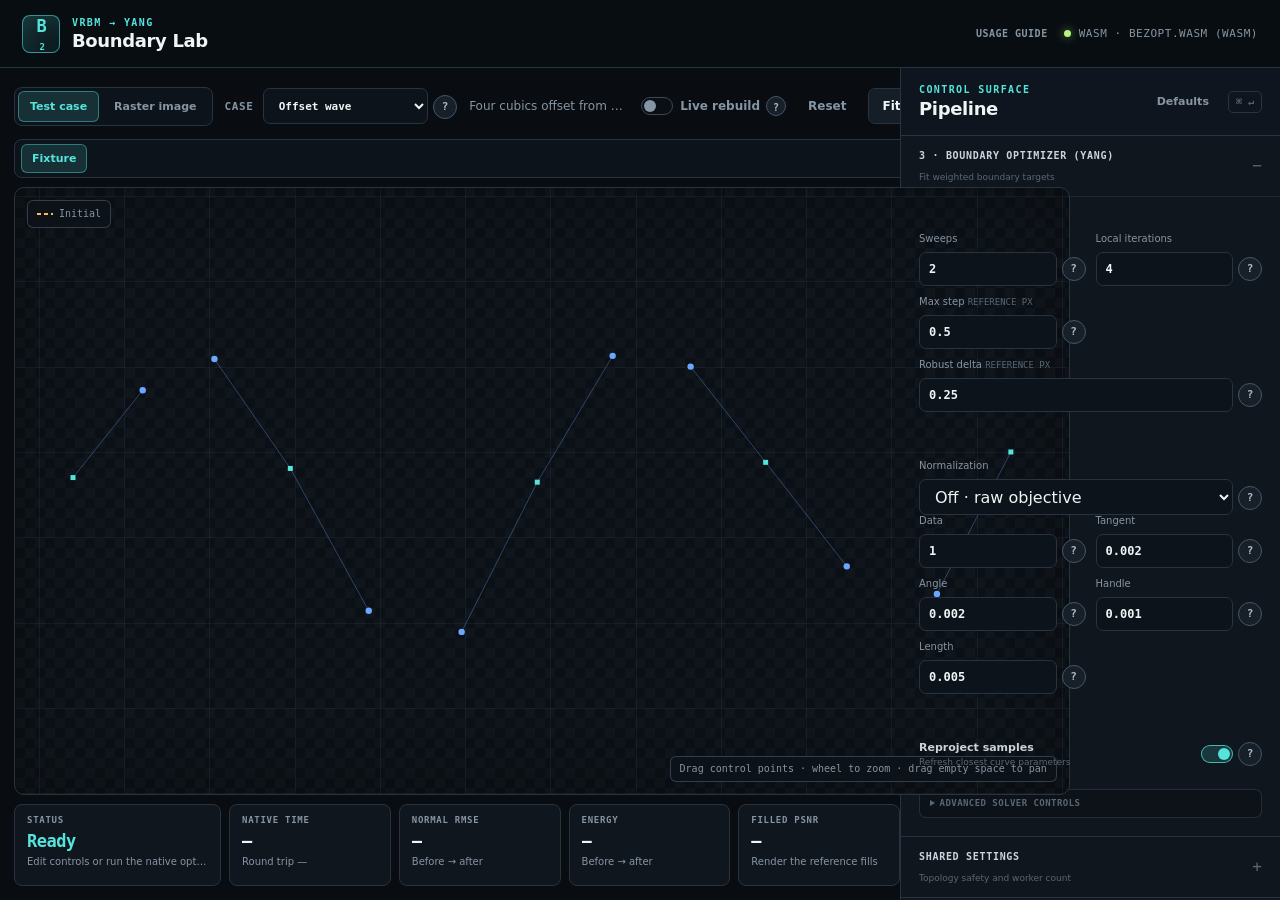
<file: index.html>
<!doctype html>
<html lang="en">
  <head>
    <meta charset="utf-8">
    <meta name="viewport" content="width=device-width, initial-scale=1">
    <meta name="color-scheme" content="dark">
    <title>Bezopt Boundary Lab</title>
    <link rel="stylesheet" href="/styles.css">
  </head>
  <body>
    <header class="app-header">
      <div class="brand-block">
        <div class="brand-mark" aria-hidden="true">B<span>2</span></div>
        <div><p class="eyebrow">VRBM → YANG</p><h1>Boundary Lab</h1></div>
      </div>
      <div class="header-actions">
        <a class="guide-link" href="/guide.html" target="_blank" rel="noreferrer">Usage guide</a>
        <div class="native-state" id="native-state" data-state="loading">
          <span class="state-dot" aria-hidden="true"></span><span id="native-state-text">Connecting to native core</span>
        </div>
      </div>
    </header>

    <main class="app-shell">
      <section class="workbench" aria-label="Bezier boundary workbench">
        <div class="workbench-toolbar">
          <div class="input-tabs" role="tablist" aria-label="Input type">
            <button id="mode-fixture" class="input-tab active" type="button" role="tab" aria-selected="true" data-input-mode="fixture">Test case</button>
            <button id="mode-raster" class="input-tab" type="button" role="tab" aria-selected="false" data-input-mode="raster">Raster image</button>
          </div>
          <div id="fixture-toolbar" class="mode-toolbar">
            <label class="preset-field" for="preset-select"><span>Case</span><select id="preset-select">
              <option value="wave">Offset wave</option><option value="junction">Shared junction</option><option value="ring">Closed ring</option>
              <option value="crossing">Crossing rejection</option><option value="overlap">Overlap rejection</option>
              <option value="reversal">Cubic reversal</option><option value="batch">256-chain batch</option>
            </select></label>
            <p id="preset-description" class="preset-description"></p>
          </div>
          <div id="raster-toolbar" class="mode-toolbar" hidden>
            <div class="raster-identity"><strong id="raster-name">No raster loaded</strong><small id="raster-dimensions">Choose a local PNG, JPEG, WebP, or SVG.</small></div>
            <button class="button secondary" id="overlay-button" type="button">Choose image</button>
            <button class="button ghost" id="remove-overlay-button" type="button" disabled>Remove</button>
            <label id="vector-size-field" class="raster-render-size" hidden><span>Render at <em>longest edge px</em></span><input id="vector-render-size" type="number" min="16" max="4096" step="16" value="512"></label>
            <input id="overlay-file" class="visually-hidden" type="file" accept="image/png,image/jpeg,image/webp,image/svg+xml,.svg">
          </div>
          <div class="toolbar-actions">
            <label class="live-rebuild-toggle" title="Rebuild pipeline stages 500ms after each control change">
              <input id="live-rebuild" type="checkbox">
              <span>Live rebuild</span>
            </label>
            <button class="button ghost" id="reset-button" type="button">Reset</button>
            <button class="button secondary" id="fit-button" type="button">Fit view</button>
            <button class="button primary" id="run-button" type="button"><span class="run-icon" aria-hidden="true">▶</span><span id="run-button-label">Optimize</span></button>
          </div>
        </div>

        <div class="preview-toolbar" aria-label="Preview stages">
          <div id="fixture-preview-tabs" class="preview-tabs" role="tablist" aria-label="Fixture preview">
            <button class="preview-tab active" type="button" role="tab" aria-selected="true" data-preview="fixture">Fixture</button>
          </div>
          <div id="raster-preview-tabs" class="preview-tabs" role="tablist" aria-label="Raster pipeline preview" hidden>
            <button class="preview-tab active" type="button" role="tab" data-preview="source">Source</button>
            <button class="preview-tab" type="button" role="tab" data-preview="regions" disabled>Flat regions</button>
            <button class="preview-tab" type="button" role="tab" data-preview="boundaries" disabled>Boundaries</button>
            <button class="preview-tab" type="button" role="tab" data-preview="rag" disabled>Region graph</button>
            <button class="preview-tab" type="button" role="tab" data-preview="initial" disabled>Initial curves</button>
            <button class="preview-tab" type="button" role="tab" data-preview="initial-fill" disabled>Initial fill</button>
            <button class="preview-tab" type="button" role="tab" data-preview="optimized" disabled>Optimized curves</button>
            <button class="preview-tab" type="button" role="tab" data-preview="optimized-fill" disabled>Final fill</button>
            <button class="preview-tab" type="button" role="tab" data-preview="flat-svg" disabled>Final SVG</button>
          </div>
          <span class="preview-status" id="preview-status">Synthetic optimizer fixture</span>
        </div>

        <div class="canvas-frame" id="canvas-frame">
          <canvas id="boundary-canvas" aria-label="Interactive Bezier boundary visualization">Your browser does not support Canvas.</canvas>
          <div class="canvas-empty" id="canvas-empty" hidden><strong>No raster loaded</strong><span>Choose an image, then run the discrete VRBM stage.</span></div>
          <div class="canvas-legend" id="canvas-legend" aria-label="Plot legend">
            <span data-legend="label-boundary"><i class="legend-label-boundary"></i> Label grid</span><span data-legend="evidence"><i class="legend-evidence"></i> Evidence path</span><span data-legend="target"><i class="legend-target"></i> Target dots</span><span data-legend="initial"><i class="legend-initial"></i> Initial</span>
            <span data-legend="result"><i class="legend-result"></i> Optimized</span><span data-legend="discrete"><i class="legend-discrete"></i> VBRM</span>
          </div>
          <div class="canvas-help" id="canvas-help">Drag control points · wheel to zoom · drag empty space to pan</div>
        </div>

        <div class="metrics-grid" aria-live="polite">
          <article class="metric-card status-card"><span class="metric-label">Status</span><strong id="metric-status">Ready</strong><small id="metric-status-detail">Choose a case and run the native optimizer.</small></article>
          <article class="metric-card"><span class="metric-label">Native time</span><strong id="metric-time">—</strong><small id="metric-round-trip">Round trip —</small></article>
          <article class="metric-card"><span class="metric-label">Normal RMSE</span><strong id="metric-rmse">—</strong><small id="metric-rmse-delta">Before → after</small></article>
          <article class="metric-card"><span class="metric-label">Energy</span><strong id="metric-energy">—</strong><small id="metric-energy-delta">Before → after</small></article>
          <article class="metric-card"><span class="metric-label">Filled PSNR</span><strong id="metric-raster">—</strong><small id="metric-raster-delta">Render the reference fills</small></article>
          <article class="metric-card"><span class="metric-label">Workload</span><strong id="metric-size">—</strong><small id="metric-evaluations">No evaluations yet</small></article>
        </div>
      </section>

      <aside class="inspector" aria-label="Pipeline controls">
        <div class="inspector-heading">
          <div><p class="eyebrow">CONTROL SURFACE</p><h2>Pipeline</h2></div>
          <div class="inspector-heading-actions">
            <button class="button ghost" id="defaults-button" type="button" title="Restore every pipeline parameter to its native/lab default">Defaults</button>
            <span class="shortcut">⌘ ↵</span>
          </div>
        </div>
        <div id="raster-controls" hidden>
          <details class="control-section data-section" open>
            <summary><span>1 · Discrete VBRM</span><small>Raster → flat regions + RAG</small></summary>
            <div class="section-body">
              <p>Merge the full source raster to the requested region budget. Merging can remove small shapes and holes; the resulting label graph defines the topology used by later stages.</p>
              <div class="field-grid preprocess-grid">
                <label><span>Target regions</span><input id="preprocess-target" type="number" min="1" max="1000000" step="1" value="16"></label>
                <label><span>Criterion</span><select id="preprocess-criterion"><option value="area" selected>Area</option><option value="bg">Beaulieu–Goldberg</option><option value="ms">Mumford–Shah</option><option value="scale">Scale</option></select></label>
                <label><span>Working color</span><select id="preprocess-color-space"><option value="rgb">sRGB</option><option value="linear">Linear RGB</option><option value="lab">CIE Lab</option><option value="oklab" selected>OKLab</option></select></label>
                <label><span>Initializer</span><select id="preprocess-seed"><option value="components">Connected colors</option><option value="pixels">One region / pixel</option></select></label>
                <label><span>Dual phases</span><input id="preprocess-iterations" type="number" min="1" max="64" step="1" value="1"></label>
                <label><span>Area exponent</span><input id="preprocess-area-exponent" type="number" min="0.01" max="8" step="0.05" value="1"></label>
                <label><span>Smallness scale</span><input id="preprocess-smallness" type="number" min="0" max="1000000" step="1" value="0"></label>
                <label><span>Raster bias</span><input id="preprocess-raster-bias" type="number" min="0" max="8" step="0.05" value="0"></label>
                <label><span>Downsample if over limit</span><input id="preprocess-downsample" type="checkbox" checked></label>
                <label><span>Max megapixels</span><input id="preprocess-max-mp" type="number" min="0.1" max="64" step="0.1" value="4"></label>
              </div>
              <p id="preprocess-downsample-note" class="control-note" style="display: none; color: #b45309;"></p>
              <details class="advanced-controls"><summary>Unavailable in this lab</summary><p class="control-note">These weights require boundary-protection maps, which the browser input does not supply. They have no effect here.</p><div class="field-grid">
                <label><span>Saliency weight</span><input id="preprocess-saliency" disabled type="number" min="0" max="1000000" step="0.05" value="0"></label>
                <label><span>Topology weight</span><input id="preprocess-topology" disabled type="number" min="0" max="1000000" step="0.05" value="0"></label>
              </div></details>
              <div class="data-actions"><button class="button primary" id="preprocess-button" type="button" disabled>Run discrete</button></div>
              <div class="preprocess-summary" id="preprocess-summary" data-state="idle">Load a raster to test native discrete preprocessing.</div>
            </div>
          </details>

          <details id="fit-controls" class="control-section data-section" open>
            <summary><span>2 · Shared boundary fit</span><small>Choose cubics, corners, and initial geometry</small></summary>
            <div class="section-body">
              <p>Fit each shared interface once. This stage chooses the curve count and corners; the optimizers only move the resulting controls.</p>
              <h3>Curve acceptance</h3>
              <div class="field-grid">
                <label><span>RMS allowance <em>sigmas</em></span><input id="fit-residual-sigmas" type="number" min="0" max="8" step="0.25" value="1.25"></label>
                <label><span>Pixel error <em>reference px</em></span><input id="fit-error" type="number" min="0.05" max="8" step="0.05" value="0.65"></label>
                <label><span>Reparameterize</span><input id="fit-reparameterization" type="number" min="0" max="16" step="1" value="4"></label>
                <label><span>Guide smoothing</span><input id="fit-guide-smoothing" type="number" min="0" max="1" step="0.05" value="1"></label>
              </div>
              <p>RMS allowance is the main fit budget. Pixel error sets the maximum-error budget only at RMS = 0; otherwise it still gates reparameterization.</p>
              <details class="advanced-controls"><summary>Corners and tangent estimates</summary><div class="field-grid">
                <label><span>Corner angle <em>deg</em></span><input id="fit-corner-angle" type="number" min="5" max="175" step="5" value="75"></label>
                <label><span>Corner window <em>reference px</em></span><input id="fit-corner-window" type="number" min="1" max="64" step="1" value="2"></label>
                <label><span>Corner run <em>reference px</em></span><input id="fit-corner-run" type="number" min="0" max="64" step="1" value="3"></label>
                <label><span>Corner octaves</span><input id="fit-corner-octaves" type="number" min="0" max="8" step="1" value="3"></label>
                <label><span>Corner turn growth</span><input id="fit-corner-growth" type="number" min="1" max="8" step="0.1" value="1.5"></label>
                              </div></details>
              <h3 class="subheading">Subpixel evidence</h3>
              <label class="toggle-row"><span><strong>RGB subpixel evidence</strong><small>Move existing interfaces only</small></span><input id="fit-subpixel" type="checkbox" checked></label>
              <details class="advanced-controls"><summary>Subpixel bounds and contrast</summary><div class="field-grid">
                <label><span>Subpixel bound <em>px</em></span><input id="fit-subpixel-bound" type="number" min="0.01" max="0.5" step="0.01" value="0.5"></label>
                <label><span>Grid anchor</span><input id="fit-subpixel-anchor" type="number" min="0" max="16" step="0.05" value="0.1"></label>
                <label><span>Contrast floor</span><input id="fit-contrast-floor" type="number" min="0.00000001" max="10" step="any" value="0.0001"></label>
              </div></details>
              <details class="advanced-controls"><summary>Topology recovery and safety limits</summary><div class="field-grid">
                <label><span>Topology refits</span><input id="fit-topology-retries" type="number" min="0" max="12" step="1" value="3"></label>
                <label><span>Cubics / chain</span><input id="fit-max-cubics-chain" type="number" min="1" max="1000000" step="1" value="4096"></label>
                <label><span>Total cubics</span><input id="fit-max-total-cubics" type="number" min="1" max="20000000" step="1000" value="2000000"></label>
              </div></details>
              <div class="data-actions"><button class="button primary" id="fit-curves-button" type="button" disabled>Fit curves</button></div>
            </div>
          </details>
        </div>

        <details id="boundary-optimizer-controls" class="control-section" open>
          <summary><span>3 · Boundary optimizer (Yang)</span><small>Fit weighted boundary targets</small></summary>
          <div class="section-body">
            <div id="yang-target-controls" class="target-controls" hidden>
              <h3>Boundary targets · prepared during fitting</h3>
              <div class="field-grid">
                                <label><span>Targets / cubic</span><input id="fit-samples" type="number" min="1" max="256" step="1" value="24"></label>
              </div>
              <p>These change the optimizer’s input, not the initial curves. After editing, run <strong>Fit curves → Optimize</strong>, or use Live rebuild.</p>
            </div>
            <h3>Schedule</h3>
            <div class="field-grid">
              <label><span>Sweeps</span><input id="max-sweeps" type="number" min="1" max="64" step="1" value="2"></label>
              <label><span>Local iterations</span><input id="local-iterations" type="number" min="1" max="64" step="1" value="4"></label>
              <label><span>Max step <em>reference px</em></span><input id="max-step" type="number" min="0.001" max="100" step="0.05" value="0.5"></label>
            </div>
            <label class="wide-field"><span>Robust delta <em>reference px</em></span><input id="robust-delta" type="number" min="0.01" max="100" step="0.05" value="0.25"></label>
            <h3 class="subheading">Objective weights</h3>
            <label class="wide-field"><span>Normalization</span><select id="normalization"><option value="none" selected>Off · raw objective</option><option value="yang">Yang · global l₀ data</option><option value="scale">Scale-balanced · legacy</option></select></label>
            <div class="field-grid weight-grid">
              <label><span>Data</span><input id="data-weight" type="number" min="0" max="10" step="0.05" value="1"></label>
              <label><span>Tangent</span><input id="tangent-weight" type="number" min="0" max="10" step="0.001" value="0.002"></label>
              <label><span>Angle</span><input id="angle-weight" type="number" min="0" max="10" step="0.001" value="0.002"></label>
              <label><span>Handle</span><input id="handle-weight" type="number" min="0" max="10" step="0.001" value="0.001"></label>
              <label><span>Length</span><input id="length-weight" type="number" min="0" max="10" step="0.001" value="0.005"></label>
            </div>
            <h3 class="subheading">Sample correspondence</h3>
            <label class="toggle-row"><span><strong>Reproject samples</strong><small>Refresh closest curve parameters</small></span><input id="reproject-samples" type="checkbox" checked></label>
            <details class="advanced-controls"><summary>Advanced solver controls</summary><div class="field-grid">
              <label><span>L-BFGS history</span><input id="lbfgs-history" type="number" min="1" max="8" step="1" value="5"></label>
              <label><span>Coarse stride</span><input id="coarse-stride" type="number" min="1" max="64" step="1" value="1"></label>
              <label><span>Line-search steps</span><input id="line-search-steps" type="number" min="1" max="128" step="1" value="12"></label>
              <label><span>Projection iterations</span><input id="projection-iterations" type="number" min="0" max="64" step="1" value="2"></label>
              <label><span>Gradient tolerance</span><input id="gradient-tolerance" type="number" min="0" step="0.0000001" value="0.0000001"></label>
              <label><span>Relative tolerance</span><input id="relative-tolerance" type="number" min="0" step="0.0000001" value="0.0000001"></label>
              <label><span>Topology retries</span><input id="optimizer-topology-retries" type="number" min="0" max="32" step="1" value="8"></label>
              <label><span>Angle epsilon <em>rad</em></span><input id="angle-epsilon" type="number" min="0.000000001" max="1" step="0.0001" value="0.001"></label>
              <label><span>Handle epsilon <em>reference px</em></span><input id="handle-epsilon" type="number" min="0.000000001" max="100" step="0.0001" value="0.001"></label>
            </div></details>
          </div>
        </details>

        <details id="raster-refinement-controls" class="control-section data-section" open hidden>
          <summary><span>4 · Filled-RGB optimizer</span><small>Refine curves and optional region colors</small></summary>
          <div class="section-body">
            <p>Runs after the boundary optimizer when enabled. Adjusts curves against source pixels, with angle, handle, and length penalties and an optional region-color solve.</p>
            <label class="toggle-row"><span><strong>Run filled-RGB refinement</strong><small>Coupled raster data + curve priors + optional color solve</small></span><input id="raster-refine-enabled" type="checkbox" checked></label>
            <label class="toggle-row"><span><strong>Optimize region colors</strong><small>Sparse Yang C solve before and after geometry</small></span><input id="raster-refine-colors" type="checkbox" checked></label>
            <div class="field-grid">
              <label><span>Raster sweeps</span><input id="raster-refine-sweeps" type="number" min="1" max="64" step="1" value="12"></label>
              <label><span>Samples / axis</span><input id="raster-refine-samples" type="number" min="1" max="32" step="1" value="8"></label>
              <label><span>Max step <em>reference px</em></span><input id="raster-refine-max-step" type="number" min="0.001" max="8" step="0.05" value="0.2"></label>
              <label><span>Step scale</span><input id="raster-refine-step-scale" type="number" min="0.001" max="8" step="0.05" value="0.8"></label>
              <label><span>Active margin <em>reference px</em></span><input id="raster-refine-active-margin" type="number" min="0" max="64" step="0.25" value="1"></label>
              <label><span>Band height <em>px</em></span><input id="raster-refine-band-height" type="number" min="1" max="1048576" step="1" value="32"></label>
            </div>
            <div class="field-grid">
              <label><span>Geometry solver</span><select id="raster-refine-geometry-solver"><option value="overlapping_blocks" selected>Overlapping 2-cubic blocks</option><option value="diagonal">Independent coordinates</option></select></label>
              <label><span>Block schedule</span><select id="raster-refine-block-schedule"><option value="additive" selected>Additive · one global pass</option><option value="colored_multiplicative">Ordered colors · refresh residuals</option></select></label>
              <label><span>Joint normalization</span><select id="raster-refine-normalization"><option value="none" selected>Off · raw objective</option><option value="yang">Yang · data / l₀</option></select></label>
            </div>
            <label class="wide-field"><span>Refinement RGB space</span><select id="raster-refine-color-space"><option value="srgb" selected>sRGB · Yang image values</option><option value="linear">Linear RGB · physical coverage</option></select></label>
            <details class="advanced-controls"><summary>Advanced raster solver controls</summary><div class="field-grid">
              <label><span>Hessian damping</span><input id="raster-refine-damping" type="number" min="0.000000001" max="100" step="0.0001" value="0.0001"></label>
              <label><span>Line-search steps</span><input id="raster-refine-line-search" type="number" min="1" max="128" step="1" value="8"></label>
              <label><span>Relative tolerance</span><input id="raster-refine-relative-tolerance" type="number" min="0" step="0.000001" value="0.00001"></label>
              <label><span>Angle weight (APT)</span><input id="raster-refine-angle-weight" type="number" min="0" step="0.0001" value="0.001"></label>
              <label><span>Handle weight (HPT)</span><input id="raster-refine-handle-weight" type="number" min="0" step="0.0001" value="0.001"></label>
              <label><span>Length weight (LPT)</span><input id="raster-refine-length-weight" type="number" min="0" step="0.0001" value="0.0005"></label>
              <label><span>Joint angle epsilon <em>rad</em></span><input id="raster-refine-angle-epsilon" type="number" min="0.000000001" max="1" step="0.0001" value="0.001"></label>
              <label><span>Joint handle epsilon <em>reference px</em></span><input id="raster-refine-handle-epsilon" type="number" min="0.000000001" max="100" step="0.0001" value="0.001"></label>
              <label><span>Color PCG iterations</span><input id="raster-refine-color-iterations" type="number" min="1" max="1024" step="1" value="16"></label>
              <label><span>Color regularization</span><input id="raster-refine-color-regularization" type="number" min="0" step="0.000001" value="0.000001"></label>
              <label><span>Color tolerance</span><input id="raster-refine-color-tolerance" type="number" min="0.000000000001" step="0.00000001" value="0.00000001"></label>
            </div></details>
            <div class="preprocess-summary" id="raster-refinement-summary" data-state="idle">Fit curves to enable direct filled-RGB refinement.</div>
          </div>
        </details>

        <details id="export-svg-controls" class="control-section data-section" open hidden>
          <summary><span>5 · Final SVG</span><small>Browser-rendered vector output</small></summary>
          <div class="section-body">
            <p>Review the Final SVG tab, then download the same vector output. Uses optimized region colors when available, otherwise region means. Holes and islands use even-odd winding.</p>
            <div class="data-actions"><button class="button primary" id="export-svg-button" type="button" disabled>Download SVG</button></div>
            <div class="preprocess-summary" id="export-svg-summary" data-state="idle">Optimize first, then export a filled SVG in source pixel coordinates.</div>
          </div>
        </details>

        <details id="raster-reference-controls" class="control-section data-section" hidden>
          <summary><span>Diagnostics · Raster score</span><small>Measure fixed-budget runs; not the SVG preview</small></summary>
          <div class="section-body">
            <p>Measure source-pixel error at the current region budget. PSNR includes detail lost during merging, so compare fitter/optimizer settings with the same labels and score space. Review Final SVG for vector quality.</p>
            <div class="field-grid">
              <label><span>Samples / axis</span><input id="raster-samples" type="number" min="1" max="32" step="1" value="32"></label>
              <label><span>Band height <em>px</em></span><input id="raster-band-height" type="number" min="1" max="1048576" step="1" value="32"></label>
            </div>
            <label class="wide-field"><span>RGB score space</span><select id="raster-color-space"><option value="srgb" selected>sRGB · Yang image values</option><option value="linear">Linear RGB · physical coverage</option></select></label>
            <label class="toggle-row"><span><strong>Score after optimize</strong><small>Render initial and final fills automatically</small></span><input id="raster-auto-score" type="checkbox" checked></label>
            <div class="data-actions"><button class="button secondary" id="render-reference-button" type="button" disabled>Render filled stages</button></div>
            <div class="preprocess-summary" id="raster-reference-summary" data-state="idle">Fit curves to enable filled-region validation.</div>
          </div>
        </details>

        <details id="shared-controls" class="control-section">
          <summary><span>Shared settings</span><small>Topology safety and worker count</small></summary>
          <div class="section-body">
            <label class="toggle-row"><span><strong>Preserve topology</strong><small>Fitter and both optimizers</small></span><input id="preserve-topology" type="checkbox" checked></label>
            <p>Applies to fitting and both optimizers. Keep it on for usable vector output. Changing it requires refitting raster inputs.</p>
            <div class="field-grid">
                <label><span>Threads</span><input id="threads" type="number" min="0" max="256" step="1" value="0"></label>
                <label><span>Topology flatness <em>reference px</em></span><input id="topology-flatness" type="number" min="0.001" max="100" step="0.05" value="0.15"></label>
                <label><span>Topology cell <em>reference px</em></span><input id="topology-cell-size" type="number" min="0.01" max="10000" step="1" value="16"></label>
              </div>
            <p>Threads applies to fitting and both optimizers. Flatness and cell size affect both optimizers’ topology checks; the fitter uses its own grid-based checks.</p>
          </div>
        </details>

        <details class="control-section" open>
          <summary><span>Preview overlays</span><small>Curve-stage diagnostics</small></summary>
          <div class="section-body">
            <div class="display-grid">
              <label><input id="display-label-boundary" type="checkbox" checked><span>Label grid</span></label>
              <label><input id="display-evidence" type="checkbox" checked><span>Evidence path</span></label>
              <label><input id="display-targets" type="checkbox"><span>Target dots</span></label>
              <label><input id="display-assignments" type="checkbox" checked><span>Assignments</span></label>
              <label><input id="display-normals" type="checkbox"><span>Normals</span></label>
              <label><input id="display-controls" type="checkbox" checked><span>Controls</span></label>
              <label><input id="display-initial" type="checkbox"><span>Initial</span></label>
            </div>
            <label class="opacity-field" for="overlay-opacity"><span>Raster opacity</span><input id="overlay-opacity" type="range" min="0" max="1" step="0.05" value="0.55"><output id="overlay-opacity-value" for="overlay-opacity">55%</output></label>
            <div class="preprocess-summary" id="target-diagnostics-summary" data-state="idle" hidden>Run the discrete stage to expose the exact connected label boundary.</div>
          </div>
        </details>

        <details id="fixture-controls" class="control-section data-section">
          <summary><span>Fixture data</span><small>Import or export optimizer JSON</small></summary>
          <div class="section-body"><p>Import the same chain and target-sample JSON accepted by the native bridge, or export the current run for replay.</p>
            <div class="data-actions"><button class="button secondary" id="import-button" type="button">Import JSON</button><button class="button secondary" id="export-button" type="button">Export run</button><input id="import-file" class="visually-hidden" type="file" accept="application/json,.json"></div>
          </div>
        </details>

        <section class="run-log" aria-labelledby="run-log-title">
          <div class="run-log-heading"><h3 id="run-log-title">Run log</h3><button id="clear-log-button" type="button">Clear</button></div>
          <ol id="run-log-list"><li><time>—</time><span>Boundary Lab ready.</span></li></ol>
        </section>
      </aside>
    </main>
    <script src="/bezopt_wasm.js" defer></script>
    <script src="/backend.js" defer></script>
    <script src="/app.js" defer></script>
  </body>
</html>
</file>
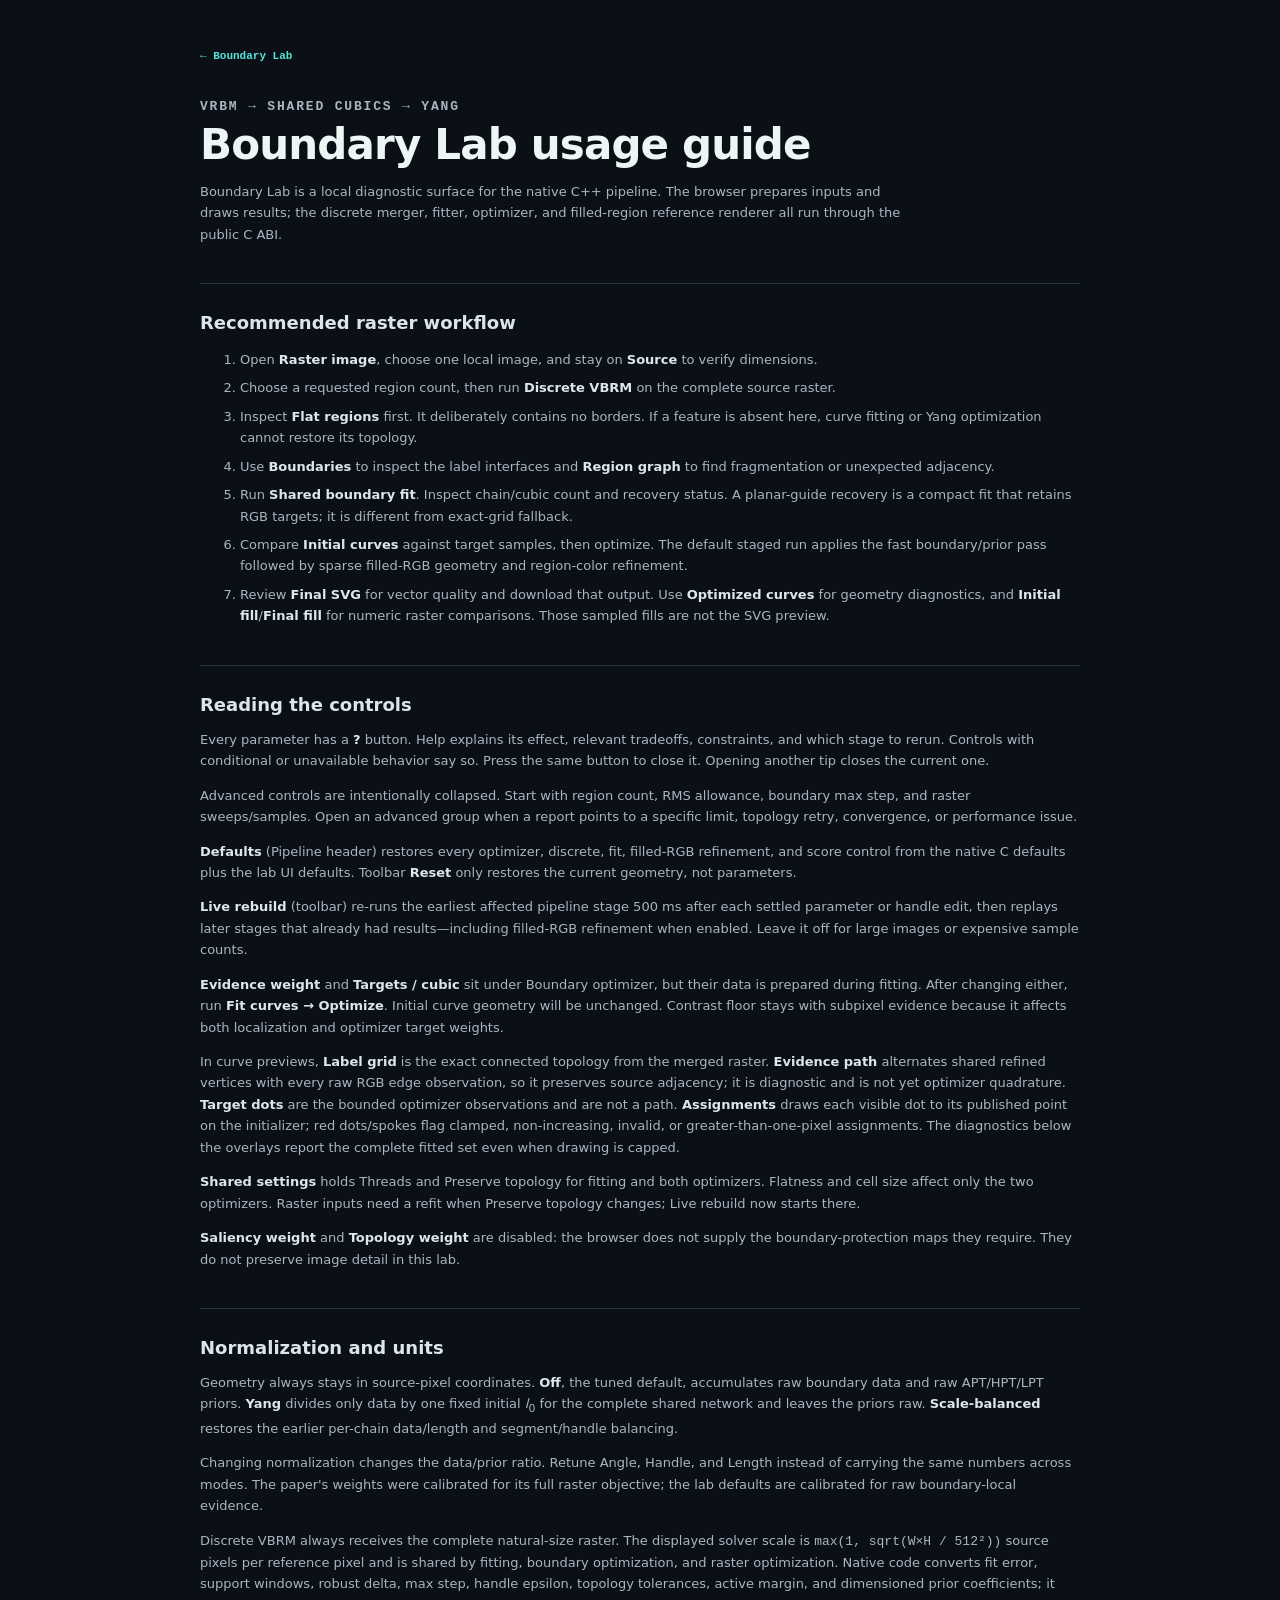
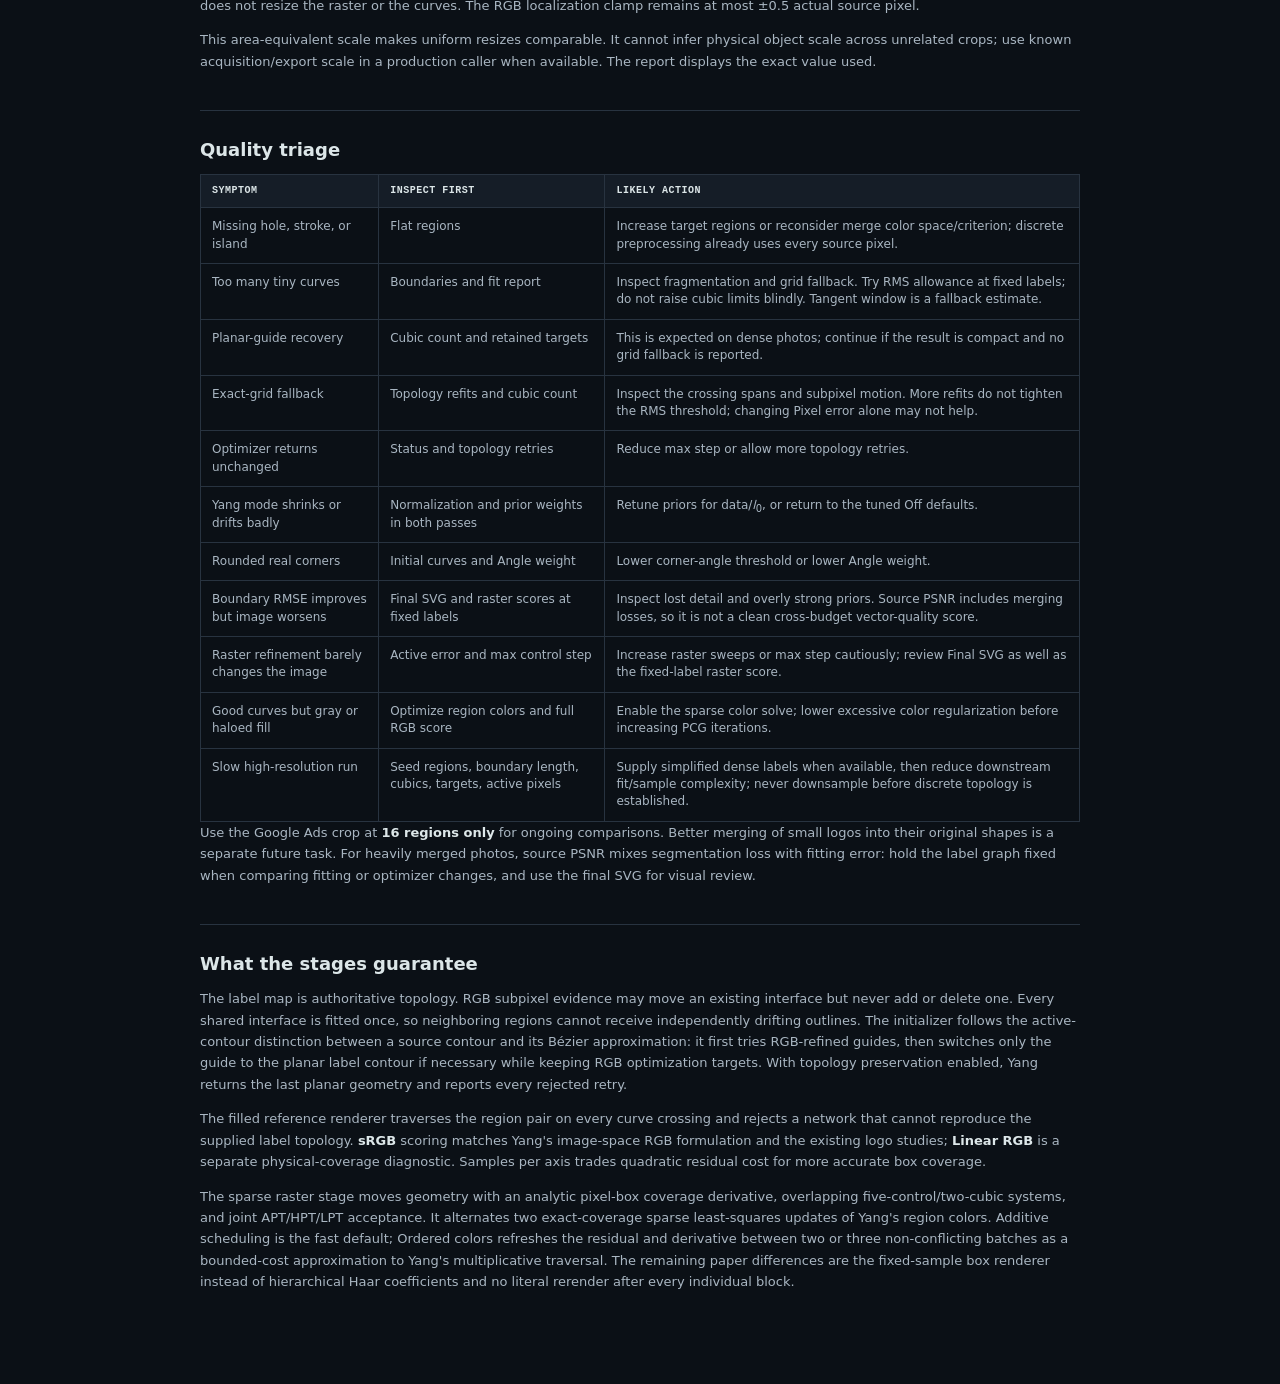
<file: guide.html>
<!doctype html>
<html lang="en">
  <head>
    <meta charset="utf-8">
    <meta name="viewport" content="width=device-width, initial-scale=1">
    <meta name="color-scheme" content="dark">
    <title>Boundary Lab usage guide</title>
    <link rel="stylesheet" href="/styles.css">
  </head>
  <body class="guide-page">
    <main class="guide-document">
      <a class="guide-back" href="/">← Boundary Lab</a>
      <p class="eyebrow">VRBM → SHARED CUBICS → YANG</p>
      <h1>Boundary Lab usage guide</h1>
      <p class="guide-lead">Boundary Lab is a local diagnostic surface for the native C++ pipeline. The browser prepares inputs and draws results; the discrete merger, fitter, optimizer, and filled-region reference renderer all run through the public C ABI.</p>

      <section>
        <h2>Recommended raster workflow</h2>
        <ol>
          <li>Open <strong>Raster image</strong>, choose one local image, and stay on <strong>Source</strong> to verify dimensions.</li>
          <li>Choose a requested region count, then run <strong>Discrete VBRM</strong> on the complete source raster.</li>
          <li>Inspect <strong>Flat regions</strong> first. It deliberately contains no borders. If a feature is absent here, curve fitting or Yang optimization cannot restore its topology.</li>
          <li>Use <strong>Boundaries</strong> to inspect the label interfaces and <strong>Region graph</strong> to find fragmentation or unexpected adjacency.</li>
          <li>Run <strong>Shared boundary fit</strong>. Inspect chain/cubic count and recovery status. A planar-guide recovery is a compact fit that retains RGB targets; it is different from exact-grid fallback.</li>
          <li>Compare <strong>Initial curves</strong> against target samples, then optimize. The default staged run applies the fast boundary/prior pass followed by sparse filled-RGB geometry and region-color refinement.</li>
          <li>Review <strong>Final SVG</strong> for vector quality and download that output. Use <strong>Optimized curves</strong> for geometry diagnostics, and <strong>Initial fill</strong>/<strong>Final fill</strong> for numeric raster comparisons. Those sampled fills are not the SVG preview.</li>
        </ol>
      </section>

      <section>
        <h2>Reading the controls</h2>
        <p>Every parameter has a <strong>?</strong> button. Help explains its effect, relevant tradeoffs, constraints, and which stage to rerun. Controls with conditional or unavailable behavior say so. Press the same button to close it. Opening another tip closes the current one.</p>
        <p>Advanced controls are intentionally collapsed. Start with region count, RMS allowance, boundary max step, and raster sweeps/samples. Open an advanced group when a report points to a specific limit, topology retry, convergence, or performance issue.</p>
        <p><strong>Defaults</strong> (Pipeline header) restores every optimizer, discrete, fit, filled-RGB refinement, and score control from the native C defaults plus the lab UI defaults. Toolbar <strong>Reset</strong> only restores the current geometry, not parameters.</p>
        <p><strong>Live rebuild</strong> (toolbar) re-runs the earliest affected pipeline stage 500&nbsp;ms after each settled parameter or handle edit, then replays later stages that already had results—including filled-RGB refinement when enabled. Leave it off for large images or expensive sample counts.</p>
        <p><strong>Evidence weight</strong> and <strong>Targets / cubic</strong> sit under Boundary optimizer, but their data is prepared during fitting. After changing either, run <strong>Fit curves → Optimize</strong>. Initial curve geometry will be unchanged. Contrast floor stays with subpixel evidence because it affects both localization and optimizer target weights.</p>
        <p>In curve previews, <strong>Label grid</strong> is the exact connected topology from the merged raster. <strong>Evidence path</strong> alternates shared refined vertices with every raw RGB edge observation, so it preserves source adjacency; it is diagnostic and is not yet optimizer quadrature. <strong>Target dots</strong> are the bounded optimizer observations and are not a path. <strong>Assignments</strong> draws each visible dot to its published point on the initializer; red dots/spokes flag clamped, non-increasing, invalid, or greater-than-one-pixel assignments. The diagnostics below the overlays report the complete fitted set even when drawing is capped.</p>
        <p><strong>Shared settings</strong> holds Threads and Preserve topology for fitting and both optimizers. Flatness and cell size affect only the two optimizers. Raster inputs need a refit when Preserve topology changes; Live rebuild now starts there.</p>
        <p><strong>Saliency weight</strong> and <strong>Topology weight</strong> are disabled: the browser does not supply the boundary-protection maps they require. They do not preserve image detail in this lab.</p>
      </section>

      <section>
        <h2>Normalization and units</h2>
        <p>Geometry always stays in source-pixel coordinates. <strong>Off</strong>, the tuned default, accumulates raw boundary data and raw APT/HPT/LPT priors. <strong>Yang</strong> divides only data by one fixed initial <em>l</em><sub>0</sub> for the complete shared network and leaves the priors raw. <strong>Scale-balanced</strong> restores the earlier per-chain data/length and segment/handle balancing.</p>
        <p>Changing normalization changes the data/prior ratio. Retune Angle, Handle, and Length instead of carrying the same numbers across modes. The paper's weights were calibrated for its full raster objective; the lab defaults are calibrated for raw boundary-local evidence.</p>
        <p>Discrete VBRM always receives the complete natural-size raster. The displayed solver scale is <code>max(1, sqrt(W×H / 512²))</code> source pixels per reference pixel and is shared by fitting, boundary optimization, and raster optimization. Native code converts fit error, support windows, robust delta, max step, handle epsilon, topology tolerances, active margin, and dimensioned prior coefficients; it does not resize the raster or the curves. The RGB localization clamp remains at most ±0.5 actual source pixel.</p>
        <p>This area-equivalent scale makes uniform resizes comparable. It cannot infer physical object scale across unrelated crops; use known acquisition/export scale in a production caller when available. The report displays the exact value used.</p>
      </section>

      <section>
        <h2>Quality triage</h2>
        <table>
          <thead><tr><th>Symptom</th><th>Inspect first</th><th>Likely action</th></tr></thead>
          <tbody>
            <tr><td>Missing hole, stroke, or island</td><td>Flat regions</td><td>Increase target regions or reconsider merge color space/criterion; discrete preprocessing already uses every source pixel.</td></tr>
            <tr><td>Too many tiny curves</td><td>Boundaries and fit report</td><td>Inspect fragmentation and grid fallback. Try RMS allowance at fixed labels; do not raise cubic limits blindly. Tangent window is a fallback estimate.</td></tr>
            <tr><td>Planar-guide recovery</td><td>Cubic count and retained targets</td><td>This is expected on dense photos; continue if the result is compact and no grid fallback is reported.</td></tr>
            <tr><td>Exact-grid fallback</td><td>Topology refits and cubic count</td><td>Inspect the crossing spans and subpixel motion. More refits do not tighten the RMS threshold; changing Pixel error alone may not help.</td></tr>
            <tr><td>Optimizer returns unchanged</td><td>Status and topology retries</td><td>Reduce max step or allow more topology retries.</td></tr>
            <tr><td>Yang mode shrinks or drifts badly</td><td>Normalization and prior weights in both passes</td><td>Retune priors for data/<em>l</em><sub>0</sub>, or return to the tuned Off defaults.</td></tr>
            <tr><td>Rounded real corners</td><td>Initial curves and Angle weight</td><td>Lower corner-angle threshold or lower Angle weight.</td></tr>
            <tr><td>Boundary RMSE improves but image worsens</td><td>Final SVG and raster scores at fixed labels</td><td>Inspect lost detail and overly strong priors. Source PSNR includes merging losses, so it is not a clean cross-budget vector-quality score.</td></tr>
            <tr><td>Raster refinement barely changes the image</td><td>Active error and max control step</td><td>Increase raster sweeps or max step cautiously; review Final SVG as well as the fixed-label raster score.</td></tr>
            <tr><td>Good curves but gray or haloed fill</td><td>Optimize region colors and full RGB score</td><td>Enable the sparse color solve; lower excessive color regularization before increasing PCG iterations.</td></tr>
            <tr><td>Slow high-resolution run</td><td>Seed regions, boundary length, cubics, targets, active pixels</td><td>Supply simplified dense labels when available, then reduce downstream fit/sample complexity; never downsample before discrete topology is established.</td></tr>
          </tbody>
        </table>
        <p>Use the Google Ads crop at <strong>16 regions only</strong> for ongoing comparisons. Better merging of small logos into their original shapes is a separate future task. For heavily merged photos, source PSNR mixes segmentation loss with fitting error: hold the label graph fixed when comparing fitting or optimizer changes, and use the final SVG for visual review.</p>
      </section>

      <section>
        <h2>What the stages guarantee</h2>
        <p>The label map is authoritative topology. RGB subpixel evidence may move an existing interface but never add or delete one. Every shared interface is fitted once, so neighboring regions cannot receive independently drifting outlines. The initializer follows the active-contour distinction between a source contour and its Bézier approximation: it first tries RGB-refined guides, then switches only the guide to the planar label contour if necessary while keeping RGB optimization targets. With topology preservation enabled, Yang returns the last planar geometry and reports every rejected retry.</p>
        <p>The filled reference renderer traverses the region pair on every curve crossing and rejects a network that cannot reproduce the supplied label topology. <strong>sRGB</strong> scoring matches Yang's image-space RGB formulation and the existing logo studies; <strong>Linear RGB</strong> is a separate physical-coverage diagnostic. Samples per axis trades quadratic residual cost for more accurate box coverage.</p>
        <p>The sparse raster stage moves geometry with an analytic pixel-box coverage derivative, overlapping five-control/two-cubic systems, and joint APT/HPT/LPT acceptance. It alternates two exact-coverage sparse least-squares updates of Yang's region colors. Additive scheduling is the fast default; Ordered colors refreshes the residual and derivative between two or three non-conflicting batches as a bounded-cost approximation to Yang's multiplicative traversal. The remaining paper differences are the fixed-sample box renderer instead of hierarchical Haar coefficients and no literal rerender after every individual block.</p>
      </section>
    </main>
  </body>
</html>
</file>
<file: styles.css>
:root {
  color-scheme: dark;
  --bg: #090d12;
  --panel: #10161e;
  --panel-raised: #151d27;
  --panel-soft: #0d131a;
  --line: #283340;
  --line-strong: #3a4858;
  --text: #edf5f5;
  --muted: #8695a3;
  --faint: #596674;
  --cyan: #55e4dc;
  --cyan-soft: rgba(85, 228, 220, 0.14);
  --lime: #b8f57a;
  --amber: #ffb85c;
  --red: #ff6b71;
  --blue: #6ba7ff;
  --radius: 10px;
  --mono: "SFMono-Regular", "Cascadia Code", "Roboto Mono", Consolas, monospace;
  --sans: Inter, ui-sans-serif, system-ui, -apple-system, BlinkMacSystemFont, "Segoe UI", sans-serif;
}

* {
  box-sizing: border-box;
}

html,
body {
  min-width: 320px;
  min-height: 100%;
  margin: 0;
  background: var(--bg);
  color: var(--text);
  font-family: var(--sans);
}

body {
  min-height: 100vh;
  overflow: hidden;
}

button,
input,
select {
  font: inherit;
}

button,
select,
input[type="checkbox"] {
  cursor: pointer;
}

.app-header {
  height: 68px;
  display: flex;
  align-items: center;
  justify-content: space-between;
  padding: 0 22px;
  border-bottom: 1px solid var(--line);
  background: rgba(9, 13, 18, 0.96);
}

.brand-block,
.inspector-heading,
.run-log-heading {
  display: flex;
  align-items: center;
}

.brand-block {
  gap: 12px;
}

.brand-mark {
  width: 38px;
  height: 38px;
  display: grid;
  place-items: center;
  border: 1px solid rgba(85, 228, 220, 0.58);
  border-radius: 8px;
  background: linear-gradient(145deg, rgba(85, 228, 220, 0.18), rgba(85, 228, 220, 0.03));
  color: var(--cyan);
  font: 700 17px/1 var(--mono);
  letter-spacing: -0.08em;
  box-shadow: inset 0 0 20px rgba(85, 228, 220, 0.06);
}

.brand-mark span {
  position: relative;
  top: 3px;
  font-size: 9px;
  margin-left: 1px;
}

.eyebrow {
  margin: 0 0 2px;
  color: var(--cyan);
  font: 600 10px/1.2 var(--mono);
  letter-spacing: 0.14em;
}

h1,
h2,
h3,
p {
  margin-top: 0;
}

h1 {
  margin-bottom: 0;
  font-size: 18px;
  line-height: 1.1;
  letter-spacing: -0.02em;
}

.native-state {
  display: flex;
  align-items: center;
  gap: 8px;
  color: var(--muted);
  font: 500 11px/1 var(--mono);
  text-transform: uppercase;
  letter-spacing: 0.05em;
}

.state-dot {
  width: 7px;
  height: 7px;
  border-radius: 50%;
  background: var(--amber);
  box-shadow: 0 0 10px rgba(255, 184, 92, 0.6);
}

.native-state[data-state="ready"] .state-dot {
  background: var(--lime);
  box-shadow: 0 0 10px rgba(184, 245, 122, 0.6);
}

.native-state[data-state="error"] .state-dot {
  background: var(--red);
  box-shadow: 0 0 10px rgba(255, 107, 113, 0.6);
}

.app-shell {
  height: calc(100vh - 68px);
  display: grid;
  grid-template-columns: minmax(0, 1fr) 342px;
}

.workbench {
  min-width: 0;
  min-height: 0;
  display: grid;
  grid-template-rows: auto minmax(260px, 1fr) auto;
  gap: 12px;
  padding: 14px;
}

.workbench-toolbar {
  min-height: 48px;
  display: flex;
  align-items: center;
  gap: 14px;
}

.preset-field {
  display: grid;
  grid-template-columns: auto minmax(150px, 190px);
  align-items: center;
  gap: 9px;
  color: var(--muted);
  font: 600 11px/1 var(--mono);
  text-transform: uppercase;
  letter-spacing: 0.06em;
}

select,
input[type="number"] {
  width: 100%;
  border: 1px solid var(--line);
  border-radius: 7px;
  outline: none;
  background: var(--panel-soft);
  color: var(--text);
}

select {
  height: 36px;
  padding: 0 30px 0 11px;
  text-transform: none;
  letter-spacing: 0;
}

select:focus,
input:focus-visible,
button:focus-visible {
  border-color: var(--cyan);
  box-shadow: 0 0 0 3px var(--cyan-soft);
}

.preset-description {
  flex: 1;
  min-width: 160px;
  margin: 0;
  color: var(--muted);
  font-size: 12px;
  overflow: hidden;
  text-overflow: ellipsis;
  white-space: nowrap;
}

.toolbar-actions,
.data-actions {
  display: flex;
  align-items: center;
  gap: 8px;
}

.live-rebuild-toggle {
  display: inline-flex;
  align-items: center;
  gap: 7px;
  margin-right: 2px;
  color: var(--muted);
  font-size: 12px;
  font-weight: 650;
  cursor: pointer;
  user-select: none;
  white-space: nowrap;
}

.live-rebuild-toggle:hover {
  color: var(--text);
}

.live-rebuild-toggle input {
  width: 14px;
  height: 14px;
  accent-color: var(--cyan);
  cursor: pointer;
}

.toolbar-actions > .param-control {
  display: inline-flex;
  align-items: center;
  gap: 4px;
}

.toolbar-actions > .param-control > .param-help-toggle {
  align-self: center;
  width: 20px;
  height: 20px;
  margin-bottom: 0;
  font-size: 10px;
}

.button {
  min-height: 36px;
  border: 1px solid var(--line);
  border-radius: 7px;
  padding: 0 13px;
  color: var(--text);
  font-size: 12px;
  font-weight: 650;
}

.button:hover {
  border-color: var(--line-strong);
}

.button.secondary {
  background: var(--panel-raised);
}

.button.primary {
  min-width: 112px;
  border-color: #6deee5;
  background: var(--cyan);
  color: #041312;
  box-shadow: 0 6px 24px rgba(85, 228, 220, 0.14);
}

.button.primary:hover {
  background: #72eee7;
}

.button:disabled {
  cursor: wait;
  opacity: 0.55;
}

.run-icon {
  display: inline-block;
  margin-right: 6px;
  font-size: 9px;
}

.canvas-frame {
  position: relative;
  min-height: 0;
  overflow: hidden;
  border: 1px solid var(--line);
  border-radius: var(--radius);
  background: #0b1016;
  box-shadow: inset 0 0 60px rgba(0, 0, 0, 0.22);
}

#boundary-canvas {
  display: block;
  width: 100%;
  height: 100%;
  touch-action: none;
  cursor: crosshair;
}

.canvas-legend,
.canvas-help {
  position: absolute;
  pointer-events: none;
  border: 1px solid rgba(58, 72, 88, 0.82);
  border-radius: 6px;
  background: rgba(13, 19, 26, 0.88);
  backdrop-filter: blur(8px);
  color: var(--muted);
  font: 500 10px/1 var(--mono);
}

.canvas-legend {
  top: 12px;
  left: 12px;
  display: flex;
  gap: 13px;
  padding: 8px 9px;
}

.canvas-legend span {
  display: flex;
  align-items: center;
  gap: 6px;
}

.canvas-legend i {
  width: 16px;
  height: 2px;
  display: inline-block;
}

.legend-target {
  background: var(--cyan);
  width: 6px !important;
  height: 6px !important;
  border-radius: 50%;
  box-shadow: 0 0 4px rgba(85, 228, 220, 0.7);
}

.legend-evidence {
  background: var(--cyan);
  box-shadow: 0 0 5px rgba(85, 228, 220, 0.7);
}

.legend-label-boundary {
  background: var(--blue);
  box-shadow: 0 0 5px rgba(107, 167, 255, 0.65);
}

.legend-initial {
  background: repeating-linear-gradient(90deg, var(--amber) 0 4px, transparent 4px 7px);
}

.legend-result {
  background: var(--lime);
}

.legend-discrete {
  background: var(--blue);
  box-shadow: 0 0 5px rgba(107, 167, 255, 0.65);
}

.canvas-help {
  right: 12px;
  bottom: 12px;
  padding: 7px 9px;
}

.metrics-grid {
  display: grid;
  grid-template-columns: 1.28fr repeat(5, minmax(108px, 1fr));
  gap: 8px;
}

.metric-card {
  min-width: 0;
  min-height: 82px;
  padding: 11px 12px;
  border: 1px solid var(--line);
  border-radius: 8px;
  background: var(--panel);
}

.metric-card strong,
.metric-card small,
.metric-label {
  display: block;
  overflow: hidden;
  text-overflow: ellipsis;
  white-space: nowrap;
}

.metric-label {
  margin-bottom: 7px;
  color: var(--muted);
  font: 600 9px/1 var(--mono);
  letter-spacing: 0.08em;
  text-transform: uppercase;
}

.metric-card strong {
  margin-bottom: 5px;
  font: 650 17px/1.1 var(--mono);
  letter-spacing: -0.03em;
}

.metric-card small {
  color: var(--muted);
  font-size: 10px;
}

.status-card strong {
  color: var(--cyan);
}

.status-card[data-status="error"] strong {
  color: var(--red);
}

.status-card[data-status="success"] strong {
  color: var(--lime);
}

.inspector {
  min-height: 0;
  overflow-y: auto;
  border-left: 1px solid var(--line);
  background: var(--panel);
  scrollbar-color: var(--line-strong) transparent;
}

.inspector-heading {
  height: 68px;
  justify-content: space-between;
  padding: 0 18px;
  border-bottom: 1px solid var(--line);
}

.inspector-heading h2 {
  margin: 0;
  font-size: 18px;
  letter-spacing: -0.02em;
}

.shortcut {
  padding: 5px 7px;
  border: 1px solid var(--line);
  border-radius: 5px;
  color: var(--faint);
  font: 600 10px/1 var(--mono);
}

.control-section,
.run-log {
  padding: 16px 18px;
  border-bottom: 1px solid var(--line);
}

.control-section h3,
.run-log h3 {
  margin: 0 0 13px;
  color: #bac6d0;
  font: 650 10px/1 var(--mono);
  text-transform: uppercase;
  letter-spacing: 0.08em;
}

.field-grid {
  display: grid;
  grid-template-columns: 1fr 1fr;
  gap: 10px;
}

.field-grid label,
.wide-field {
  display: block;
  min-width: 0;
}

.field-grid label > span,
.wide-field > span {
  display: block;
  margin: 0 0 6px;
  color: var(--muted);
  font-size: 11px;
}

.preprocess-grid label:last-child {
  grid-column: span 2;
}

.preprocess-grid select {
  height: 34px;
  font-size: 11px;
}

.field-grid em,
.wide-field em {
  color: var(--faint);
  font: 500 9px/1 var(--mono);
  text-transform: uppercase;
}

input[type="number"] {
  height: 34px;
  padding: 0 9px;
  font: 600 12px/1 var(--mono);
}

.wide-field {
  margin-top: 10px;
}

.weight-grid label:last-child {
  grid-column: span 2;
}

.toggle-row {
  display: flex;
  align-items: center;
  justify-content: space-between;
  gap: 16px;
  padding: 9px 0;
}

.toggle-row + .toggle-row {
  border-top: 1px solid rgba(40, 51, 64, 0.65);
}

.toggle-row span,
.toggle-row strong,
.toggle-row small {
  display: block;
}

.toggle-row strong {
  margin-bottom: 3px;
  color: #cad3dc;
  font-size: 11px;
  font-weight: 600;
}

.toggle-row small {
  color: var(--faint);
  font-size: 9px;
}

input[type="checkbox"] {
  width: 32px;
  min-width: 32px;
  height: 18px;
  appearance: none;
  position: relative;
  margin: 0;
  border: 1px solid var(--line-strong);
  border-radius: 999px;
  background: #0a0f14;
  transition: 120ms ease;
}

input[type="checkbox"]::after {
  content: "";
  position: absolute;
  top: 2px;
  left: 2px;
  width: 12px;
  height: 12px;
  border-radius: 50%;
  background: var(--muted);
  transition: 120ms ease;
}

input[type="checkbox"]:checked {
  border-color: rgba(85, 228, 220, 0.75);
  background: rgba(85, 228, 220, 0.16);
}

input[type="checkbox"]:checked::after {
  left: 16px;
  background: var(--cyan);
}

.display-grid {
  display: grid;
  grid-template-columns: 1fr 1fr;
  gap: 8px;
}

.display-grid label {
  display: flex;
  align-items: center;
  gap: 8px;
  color: var(--muted);
  font-size: 11px;
}

.opacity-field {
  display: grid;
  grid-template-columns: auto 1fr 34px;
  align-items: center;
  gap: 9px;
  margin-top: 13px;
  color: var(--muted);
  font-size: 10px;
}

.opacity-field input[type="range"] {
  width: 100%;
  accent-color: var(--cyan);
}

.opacity-field output {
  color: var(--faint);
  font: 600 9px/1 var(--mono);
  text-align: right;
}

.display-grid input[type="checkbox"] {
  width: 26px;
  min-width: 26px;
  height: 16px;
}

.display-grid input[type="checkbox"]::after {
  width: 10px;
  height: 10px;
}

.display-grid input[type="checkbox"]:checked::after {
  left: 12px;
}

.data-section p {
  margin-bottom: 12px;
  color: var(--muted);
  font-size: 10px;
  line-height: 1.5;
}

.data-section h4 {
  margin: 16px 0 10px;
  color: var(--faint);
  font: 650 9px/1 var(--mono);
  text-transform: uppercase;
  letter-spacing: 0.08em;
}

.data-actions .button {
  flex: 1;
  min-width: 0;
  padding: 0 8px;
}

.overlay-actions {
  margin-top: 8px;
}

.preprocess-display {
  margin-top: 10px;
}

.preprocess-summary {
  min-height: 42px;
  margin-top: 10px;
  padding: 9px 10px;
  border: 1px solid var(--line);
  border-radius: 7px;
  background: var(--panel-soft);
  color: var(--muted);
  font: 500 9px/1.45 var(--mono);
}

.preprocess-summary[data-state="success"] {
  border-color: rgba(184, 245, 122, 0.35);
  color: var(--lime);
}

.preprocess-summary[data-state="warning"] {
  border-color: rgba(255, 184, 92, 0.42);
  color: var(--amber);
}

.preprocess-summary[data-state="error"] {
  border-color: rgba(255, 107, 113, 0.38);
  color: var(--red);
}

.run-log-heading {
  justify-content: space-between;
  margin-bottom: 11px;
}

.run-log-heading h3 {
  margin: 0;
}

.run-log-heading button {
  border: 0;
  background: transparent;
  color: var(--faint);
  font: 600 9px/1 var(--mono);
  text-transform: uppercase;
}

.run-log-heading button:hover {
  color: var(--text);
}

#run-log-list {
  max-height: 155px;
  overflow-y: auto;
  margin: 0;
  padding: 0;
  list-style: none;
}

#run-log-list li {
  display: grid;
  grid-template-columns: 50px 1fr;
  gap: 8px;
  padding: 6px 0;
  border-top: 1px solid rgba(40, 51, 64, 0.5);
  color: var(--muted);
  font-size: 10px;
  line-height: 1.35;
}

#run-log-list time {
  color: var(--faint);
  font-family: var(--mono);
}

.visually-hidden {
  position: absolute !important;
  width: 1px !important;
  height: 1px !important;
  overflow: hidden !important;
  clip: rect(1px, 1px, 1px, 1px) !important;
  white-space: nowrap !important;
}

@media (max-width: 1120px) {
  body {
    overflow: auto;
  }

  .app-shell {
    height: auto;
    min-height: calc(100vh - 68px);
    grid-template-columns: 1fr;
  }

  .workbench {
    min-height: 720px;
  }

  .inspector {
    display: grid;
    grid-template-columns: repeat(2, minmax(0, 1fr));
    overflow: visible;
    border-top: 1px solid var(--line);
    border-left: 0;
  }

  .inspector-heading {
    grid-column: 1 / -1;
  }
}

@media (max-width: 760px) {
  .app-header {
    padding: 0 14px;
  }

  .native-state {
    font-size: 0;
  }

  .workbench {
    min-height: 760px;
    padding: 10px;
  }

  .workbench-toolbar {
    align-items: stretch;
    flex-wrap: wrap;
  }

  .preset-field {
    width: 100%;
    grid-template-columns: 70px 1fr;
  }

  .preset-description {
    order: 3;
    width: 100%;
    white-space: normal;
  }

  .toolbar-actions {
    width: 100%;
  }

  .toolbar-actions .button {
    flex: 1;
  }

  .metrics-grid {
    grid-template-columns: 1fr 1fr;
  }

  .status-card {
    grid-column: span 2;
  }

  .inspector {
    display: block;
  }

  .canvas-help {
    display: none;
  }
}

.guide-page {
  min-height: 100vh;
  overflow: auto;
  background: #0b1016;
}

.guide-document {
  width: min(880px, calc(100% - 32px));
  margin: 0 auto;
  padding: 44px 0 80px;
}

.guide-back {
  display: inline-block;
  margin-bottom: 34px;
  color: var(--cyan);
  font: 600 11px/1 var(--mono);
  text-decoration: none;
}

.guide-document h1 {
  margin: 5px 0 12px;
  font-size: clamp(28px, 5vw, 42px);
}

.guide-lead {
  max-width: 720px;
  color: #b7c2cc;
  font-size: 15px;
  line-height: 1.6;
}

.guide-document section {
  margin-top: 38px;
  padding-top: 28px;
  border-top: 1px solid var(--line);
}

.guide-document h2 {
  margin: 0 0 14px;
  color: #dce6e8;
  font-size: 18px;
}

.guide-document p,
.guide-document li {
  color: #a9b6c2;
  font-size: 13px;
  line-height: 1.65;
}

.guide-document li + li {
  margin-top: 7px;
}

.guide-document strong {
  color: #dde7e9;
}

.guide-document table {
  width: 100%;
  border-collapse: collapse;
  color: #a9b6c2;
  font-size: 12px;
  line-height: 1.45;
}

.guide-document th,
.guide-document td {
  padding: 10px 11px;
  border: 1px solid var(--line);
  text-align: left;
  vertical-align: top;
}

.guide-document th {
  background: var(--panel-raised);
  color: #dce6e8;
  font: 650 10px/1.2 var(--mono);
  letter-spacing: 0.05em;
  text-transform: uppercase;
}

/* Boundary Lab v2: explicit input modes, stage previews, and inline parameter docs. */
[hidden] {
  display: none !important;
}

.header-actions,
.input-tabs,
.mode-toolbar,
.preview-toolbar,
.preview-tabs,
.raster-identity {
  display: flex;
  align-items: center;
}

.header-actions {
  gap: 16px;
}

.guide-link {
  color: var(--muted);
  font: 600 10px/1 var(--mono);
  letter-spacing: 0.05em;
  text-decoration: none;
  text-transform: uppercase;
}

.guide-link:hover {
  color: var(--cyan);
}

.app-shell {
  grid-template-columns: minmax(0, 1fr) 380px;
}

.workbench {
  grid-template-rows: auto auto minmax(260px, 1fr) auto;
  gap: 9px;
}

.workbench-toolbar {
  min-height: 48px;
  gap: 12px;
}

.input-tabs {
  flex: 0 0 auto;
  gap: 3px;
  padding: 3px;
  border: 1px solid var(--line);
  border-radius: 8px;
  background: var(--panel-soft);
}

.input-tab,
.preview-tab {
  border: 1px solid transparent;
  border-radius: 6px;
  background: transparent;
  color: var(--muted);
  font-size: 11px;
  font-weight: 650;
}

.input-tab {
  min-height: 31px;
  padding: 0 11px;
}

.input-tab:hover,
.preview-tab:hover:not(:disabled) {
  color: var(--text);
}

.input-tab.active,
.preview-tab.active {
  border-color: rgba(85, 228, 220, 0.42);
  background: var(--cyan-soft);
  color: var(--cyan);
}

.mode-toolbar {
  min-width: 0;
  flex: 1;
  gap: 12px;
}

.raster-render-size {
  display: grid;
  grid-template-columns: auto 90px;
  align-items: center;
  gap: 8px;
  white-space: nowrap;
}

.raster-render-size[hidden] {
  display: none;
}

.preset-field {
  grid-template-columns: auto minmax(135px, 180px);
}

.raster-identity {
  min-width: 125px;
  flex: 1;
  align-items: flex-start;
  flex-direction: column;
  gap: 2px;
  overflow: hidden;
}

.raster-identity strong,
.raster-identity small {
  max-width: 100%;
  overflow: hidden;
  text-overflow: ellipsis;
  white-space: nowrap;
}

.raster-identity strong {
  color: #cad3dc;
  font-size: 12px;
}

.raster-identity small {
  color: var(--muted);
  font: 500 9px/1.3 var(--mono);
}

.button.ghost {
  border-color: transparent;
  background: transparent;
  color: var(--muted);
}

.button.ghost:hover {
  border-color: var(--line);
  color: var(--text);
}

.preview-toolbar {
  min-width: 0;
  min-height: 39px;
  justify-content: space-between;
  gap: 12px;
  padding: 4px 6px;
  border: 1px solid var(--line);
  border-radius: 8px;
  background: var(--panel-soft);
}

.preview-tabs {
  min-width: 0;
  gap: 3px;
  overflow-x: auto;
}

.preview-tab {
  min-height: 29px;
  flex: 0 0 auto;
  padding: 0 10px;
}

.preview-tab:disabled {
  cursor: default;
  opacity: 0.32;
}

.preview-status {
  min-width: 0;
  overflow: hidden;
  color: var(--faint);
  font: 500 9px/1 var(--mono);
  text-overflow: ellipsis;
  white-space: nowrap;
}

.canvas-frame {
  background-color: #0b1016;
  background-image:
    linear-gradient(45deg, rgba(255, 255, 255, 0.018) 25%, transparent 25%),
    linear-gradient(-45deg, rgba(255, 255, 255, 0.018) 25%, transparent 25%),
    linear-gradient(45deg, transparent 75%, rgba(255, 255, 255, 0.018) 75%),
    linear-gradient(-45deg, transparent 75%, rgba(255, 255, 255, 0.018) 75%);
  background-position: 0 0, 0 10px, 10px -10px, -10px 0;
  background-size: 20px 20px;
}

.canvas-empty {
  position: absolute;
  inset: 0;
  display: grid;
  place-content: center;
  gap: 6px;
  pointer-events: none;
  text-align: center;
}

.canvas-empty strong {
  color: #cbd5df;
  font-size: 14px;
}

.canvas-empty span {
  color: var(--muted);
  font-size: 11px;
}

.canvas-legend [hidden] {
  display: none !important;
}

.inspector-heading {
  position: sticky;
  z-index: 4;
  top: 0;
  background: rgba(16, 22, 30, 0.97);
  backdrop-filter: blur(10px);
}

.inspector-heading-actions {
  display: flex;
  align-items: center;
  gap: 8px;
}

.inspector-heading-actions .button {
  min-height: 30px;
  padding: 0 10px;
  font-size: 11px;
}

.control-section {
  margin: 0;
  padding: 0;
  border: 0;
  border-bottom: 1px solid var(--line);
  border-radius: 0;
  background: transparent;
}

.control-section > summary {
  display: grid;
  grid-template-columns: minmax(0, 1fr) auto;
  align-items: center;
  gap: 10px;
  padding: 14px 18px;
  cursor: pointer;
  list-style: none;
  user-select: none;
}

.control-section > summary::-webkit-details-marker {
  display: none;
}

.control-section > summary::after {
  content: "+";
  grid-column: 2;
  grid-row: 1 / span 2;
  color: var(--faint);
  font: 500 16px/1 var(--mono);
}

.control-section[open] > summary::after {
  content: "−";
}

.control-section > summary > span {
  color: #cbd5df;
  font: 650 10px/1.2 var(--mono);
  letter-spacing: 0.07em;
  text-transform: uppercase;
}

.control-section > summary > small {
  grid-column: 1;
  color: var(--faint);
  font-size: 9px;
}

.control-section[open] > summary {
  border-bottom: 1px solid rgba(40, 51, 64, 0.62);
}

.section-body {
  padding: 15px 18px 18px;
}

.section-body > h3,
.section-body > .subheading {
  margin: 0 0 12px;
  color: #aebac6;
  font: 650 9px/1 var(--mono);
  letter-spacing: 0.08em;
  text-transform: uppercase;
}

.section-body > .subheading {
  margin-top: 17px;
}

.preprocess-grid label:last-child,
.weight-grid label:last-child {
  grid-column: auto;
}

.advanced-controls {
  margin: 13px 0 0;
  border: 1px solid rgba(40, 51, 64, 0.8);
  border-radius: 7px;
  background: rgba(9, 13, 18, 0.34);
}

.advanced-controls > summary {
  padding: 9px 10px;
  cursor: pointer;
  color: var(--faint);
  font: 600 9px/1 var(--mono);
  letter-spacing: 0.05em;
  text-transform: uppercase;
}

.advanced-controls[open] > summary {
  border-bottom: 1px solid rgba(40, 51, 64, 0.7);
}

.advanced-controls > .field-grid {
  padding: 10px;
}

.advanced-controls > .control-note {
  margin: 10px;
}

.target-controls {
  margin-bottom: 18px;
  padding-bottom: 5px;
  border-bottom: 1px solid var(--line);
}

.target-controls > h3 {
  color: #aebac6;
  font: 650 10px/1.4 var(--mono);
}

.inspector input:disabled,
.inspector select:disabled {
  opacity: 0.5;
  cursor: not-allowed;
}

.data-actions {
  margin-top: 12px;
}

.data-actions .button.primary {
  width: 100%;
}

.param-control {
  position: relative;
  min-width: 0;
  display: grid;
  grid-template-columns: minmax(0, 1fr) 24px;
  align-items: start;
  gap: 5px;
}

.param-control > label {
  min-width: 0;
  grid-column: 1;
}

.param-control > .param-help-toggle {
  grid-column: 2;
  align-self: end;
  width: 24px;
  height: 24px;
  margin-bottom: 5px;
  padding: 0;
  border: 1px solid #465668;
  border-radius: 50%;
  background: #171f29;
  color: #aab8c6;
  font: 750 11px/22px var(--mono);
  text-align: center;
}

.param-control.compact-help > .param-help-toggle {
  align-self: center;
  margin-bottom: 0;
}

.param-help-toggle:hover,
.param-help-toggle[aria-expanded="true"] {
  border-color: var(--cyan);
  background: var(--cyan);
  color: #041312;
}

.param-help {
  grid-column: 1 / -1;
  margin: 3px 0 5px;
  padding: 9px 10px;
  border-left: 2px solid var(--cyan);
  border-radius: 0 6px 6px 0;
  background: #090f15;
  color: #bdc9d4;
  font-size: 10px;
  line-height: 1.45;
}

.param-help dl {
  margin: 0;
}

.param-help dt {
  display: inline;
  color: #e4ecef;
  font-weight: 750;
}

.param-help dd {
  display: inline;
  margin: 0;
}

.param-help dd::after {
  content: "";
  display: block;
  margin-bottom: 5px;
}

.param-help dd:last-child::after {
  margin-bottom: 0;
}

.field-grid > .param-control,
.display-grid > .param-control {
  min-width: 0;
}

.field-grid > .param-control > label > span,
.wide-field > span {
  display: block;
  min-height: 13px;
  margin: 0 0 6px;
  color: var(--muted);
  font-size: 10px;
}

.toggle-row,
.opacity-field {
  width: 100%;
}

.param-control:has(.toggle-row) {
  grid-column: 1 / -1;
  align-items: center;
}

.param-control:has(.toggle-row) > .param-help-toggle,
.param-control:has(.display-grid) > .param-help-toggle {
  align-self: center;
}

.display-grid .param-control > label {
  display: flex;
  align-items: center;
  gap: 7px;
  color: var(--muted);
  font-size: 10px;
}

.display-grid .param-help-toggle {
  align-self: center;
  margin-bottom: 0;
}

.opacity-field {
  margin-top: 0;
}

.run-log {
  border-bottom: 0;
}

@media (max-width: 1220px) {
  .app-shell {
    grid-template-columns: minmax(0, 1fr) 350px;
  }

  .preview-status,
  .preset-description {
    display: none;
  }
}

@media (max-width: 1120px) {
  .app-shell {
    grid-template-columns: 1fr;
  }

  .inspector {
    display: block;
  }

  .inspector-heading {
    grid-column: auto;
  }
}

@media (max-width: 760px) {
  .header-actions {
    gap: 8px;
  }

  .guide-link {
    display: none;
  }

  .workbench {
    grid-template-rows: auto auto minmax(350px, 1fr) auto;
  }

  .workbench-toolbar {
    align-items: stretch;
  }

  .input-tabs,
  .mode-toolbar,
  .toolbar-actions {
    width: 100%;
  }

  .mode-toolbar {
    order: 2;
  }

  .toolbar-actions {
    order: 3;
  }

  .preview-toolbar {
    align-items: stretch;
  }

  .preview-tabs {
    width: 100%;
  }

  .preview-status {
    display: none;
  }

  .field-grid {
    grid-template-columns: 1fr;
  }

  .metrics-grid {
    grid-template-columns: 1fr 1fr;
  }
}
</file>
